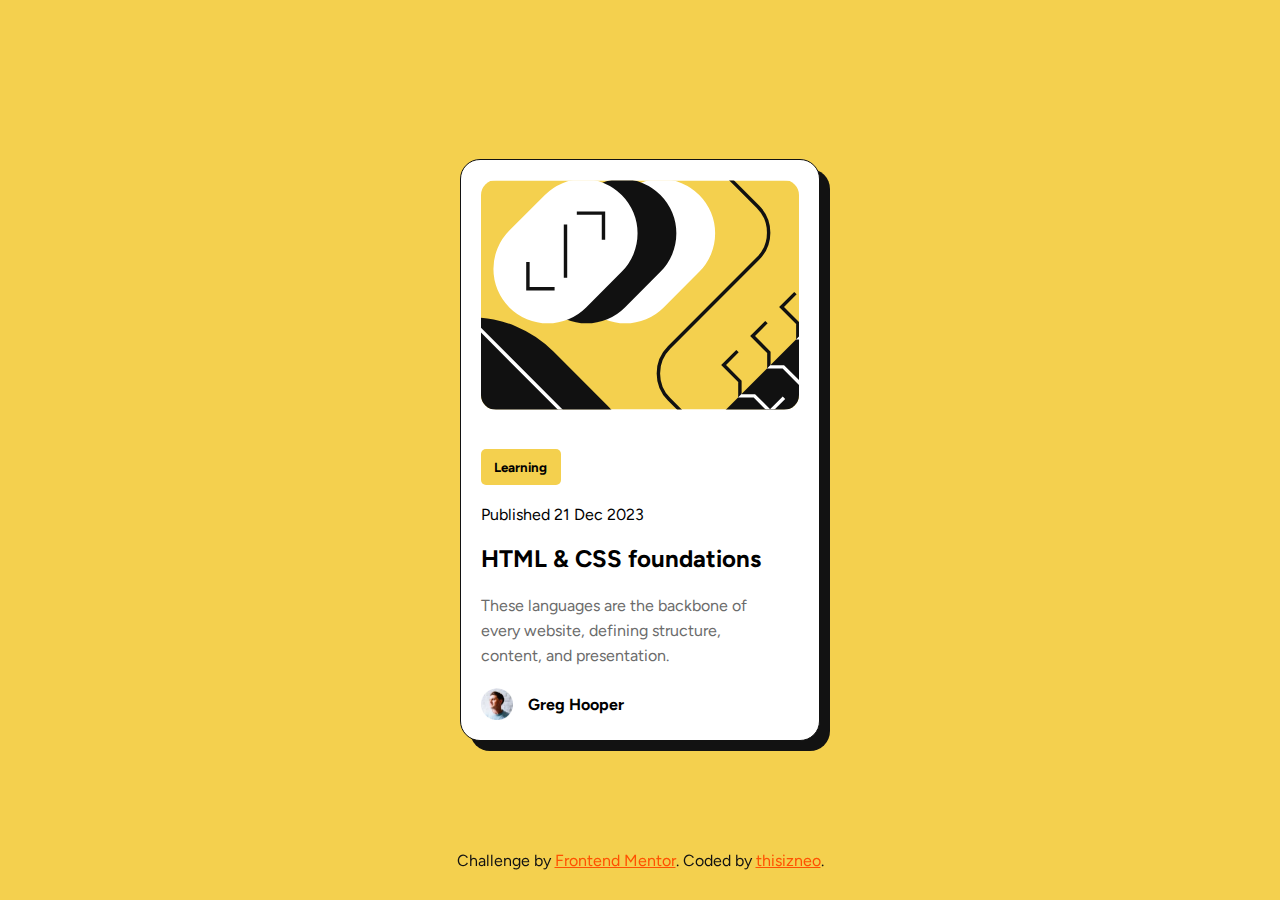
<file: blog-preview-card-main/index.html>
<!DOCTYPE html>
<html lang="en">
<head>
  <meta charset="UTF-8">
  <meta name="viewport" content="width=device-width, initial-scale=1.0"> <!-- displays site properly based on user's device -->

  <link rel="icon" type="image/png" sizes="32x32" href="./assets/images/favicon-32x32.png">
  
  <title>Frontend Mentor | Blog preview card</title>

  <!-- Feel free to remove these styles or customise in your own stylesheet 👍 -->
   <link rel="stylesheet" href="style.css">
  
</head>
<body>

  <div class="container">
    <img class="illustration" src="./assets/images/illustration-article.svg" alt="illustration">
    <div class="title"><h5>Learning</h5></div>
    <div class="date">Published 21 Dec 2023</div>
    <h2>HTML & CSS foundations</h2>
    <p class="description">These languages are the backbone of every website, defining structure, content, and presentation.</p>
    <div class="user">
      <img src="./assets/images/image-avatar.webp" alt="user">
      <h4>Greg Hooper</h4>
    </div>
  </div>
  
    <footer>
    Challenge by <a href="https://www.frontendmentor.io?ref=challenge" target="_blank">Frontend Mentor</a>. 
    Coded by <a target="_blank" href="https://github.com/ThisIzNeo">thisizneo</a>.
  </footer>

</body>
</html>
</file>
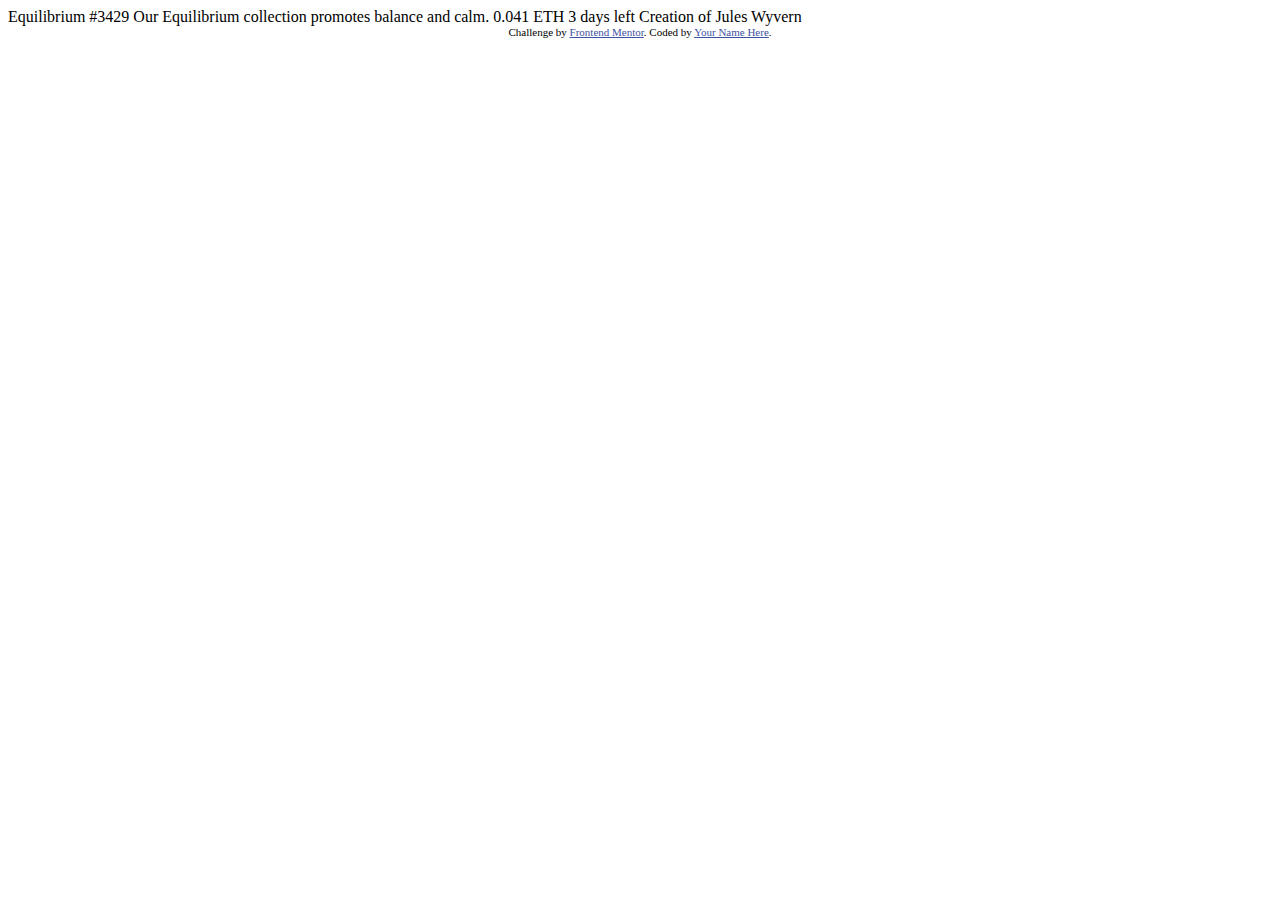
<file: nft-preview-card-component-main/index.html>
<!DOCTYPE html>
<html lang="en">
<head>
  <meta charset="UTF-8">
  <meta name="viewport" content="width=device-width, initial-scale=1.0"> <!-- displays site properly based on user's device -->

  <link rel="icon" type="image/png" sizes="32x32" href="./images/favicon-32x32.png">
  
  <title>Frontend Mentor | NFT preview card component</title>

  <!-- Feel free to remove these styles or customise in your own stylesheet 👍 -->
  <style>
    .attribution { font-size: 11px; text-align: center; }
    .attribution a { color: hsl(228, 45%, 44%); }
  </style>
</head>
<body>

  Equilibrium #3429

  Our Equilibrium collection promotes balance and calm.

  0.041 ETH
  3 days left
  
  Creation of Jules Wyvern

  <div class="attribution">
    Challenge by <a href="https://www.frontendmentor.io?ref=challenge" target="_blank">Frontend Mentor</a>. 
    Coded by <a href="#">Your Name Here</a>.
  </div>
</body>
</html>
</file>
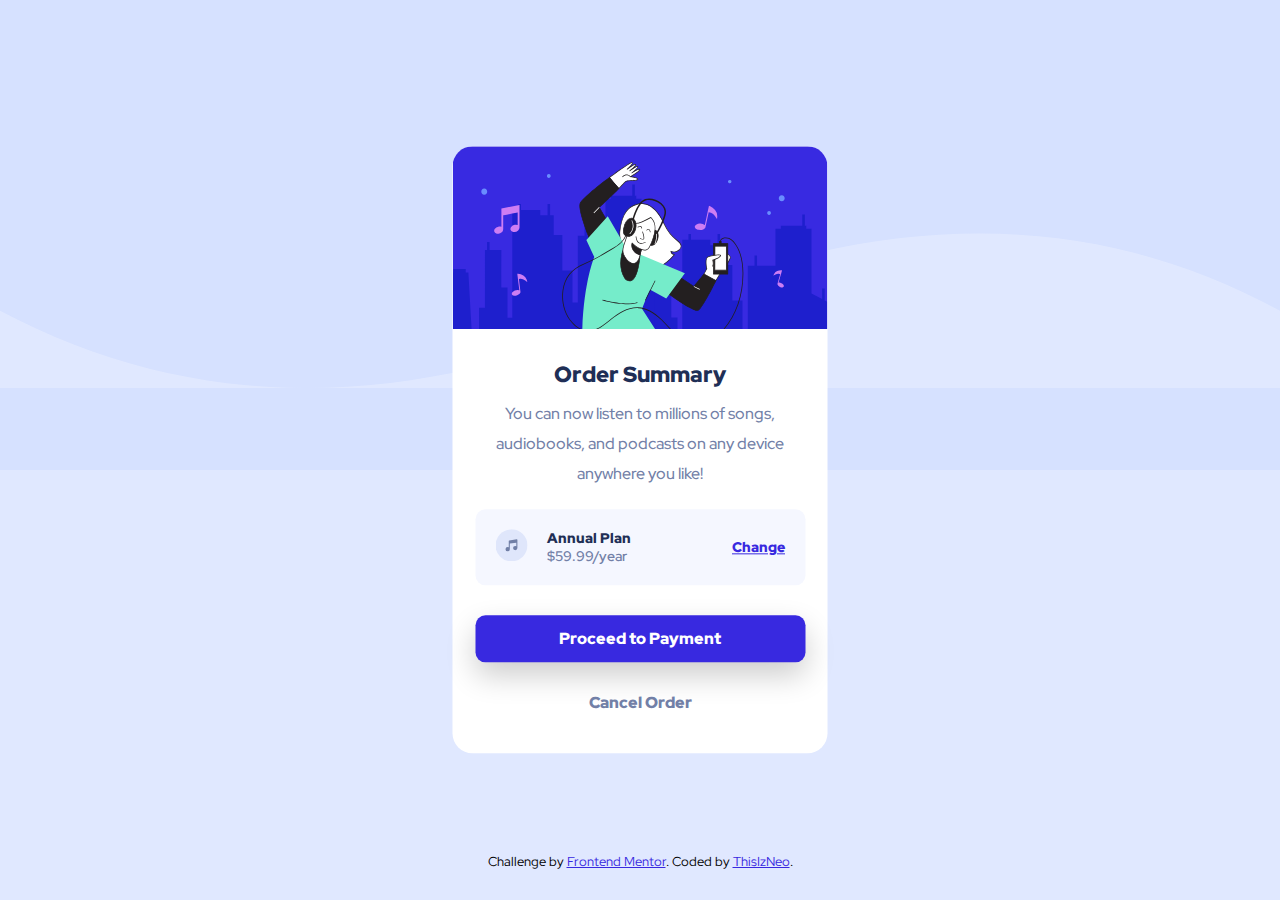
<file: order-summary-component-main/index.html>
<!DOCTYPE html>
<html lang="en">
<head>
  <meta charset="UTF-8">
  <meta name="viewport" content="width=device-width, initial-scale=1.0">
  <link rel="icon" type="image/png" sizes="32x32" href="./images/favicon-32x32.png">
  <link rel="stylesheet" href="style.css">
  <title>Frontend Mentor | Order summary card</title>
</head>
<body>
  
  <div class="wave"></div>

  <main>
    <img class="hero" src="./images/illustration-hero.svg" alt="hero">
    <h1>Order Summary</h1>
    <p class="description">You can now listen to millions of songs, audiobooks, and podcasts on any 
  device anywhere you like!</p>
  <div class="plan">
    <div class="plan1">
      <img src="./images/icon-music.svg" alt="music">
      <div class="details">
        <p>Annual Plan</p>
        <p>$59.99/year</p>
      </div>
    </div>
    <a href="">Change</a>
  </div>
  <button type="submit" class="primary-btn">Proceed to Payment</button>
  <a class="Cancel" href="#">Cancel Order</a>
  </main>

  <footer>
    Challenge by <a href="https://www.frontendmentor.io?ref=challenge" target="_blank">Frontend Mentor</a>. 
    Coded by <a href="https://github.com/ThisIzNeo">ThisIzNeo</a>.
  </footer>
</body>
</html>
</file>
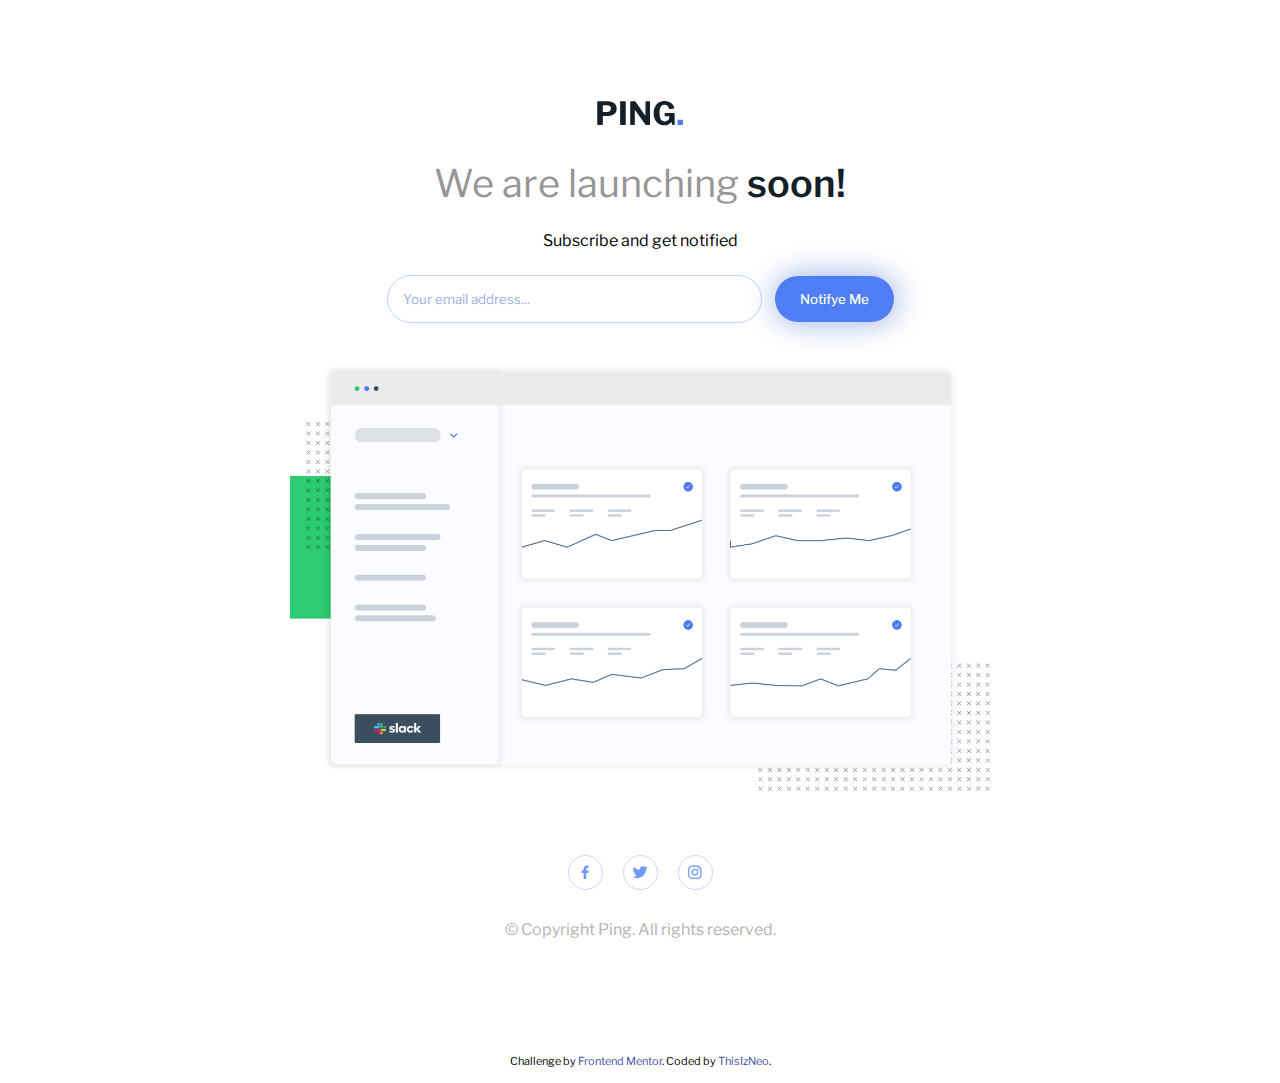
<file: ping-coming-soon-page-master/index.html>
<!DOCTYPE html>
<html lang="en">
  <head>
    <meta charset="UTF-8" />
    <meta name="viewport" content="width=device-width, initial-scale=1.0" />
    <!-- displays site properly based on user's device -->

    <link
      rel="icon"
      type="image/png"
      sizes="32x32"
      href="./images/favicon-32x32.png"
    />

    <title>Frontend Mentor | Ping coming soon page</title>

    <link rel="stylesheet" href="style.css" />

    <link
      href="https://unpkg.com/boxicons@2.1.4/css/boxicons.min.css"
      rel="stylesheet"
    />
  </head>
  <body>
    <div class="container">
      <div class="logo">
        <img src="./images/logo.svg" alt="Ping." />
      </div>
      <div class="header">
        <p>We are launching <span>soon!</span></p>
      </div>
      <div class="sm-title">
        <p>Subscribe and get notified</p>
      </div>
      <div class="division">
        <input
          type="email"
          spellcheck="false"
          onkeyup="redbox()"
          class="input invalid"
          id="email"
          placeholder="Your email address..."
        />
        <button type="submit" id="submit">Notifye Me</button>
        <div id="err" class="err"></div>
      </div>
      <div class="demo">
        <img src="./images/illustration-dashboard.png" alt="Demo." />
      </div>
      <div class="social-media">
        <a
          href="https://web.facebook.com/profile.php?id=100083324507239"
          class="icon"
          ><i class="bx bxl-facebook"></i
        ></a>
        <a href="https://x.com/thisizneo" class="icon"
          ><i class="bx bxl-twitter"></i
        ></a>
        <a href="https://www.instagram.com/thisizneo" class="icon"
          ><i class="bx bxl-instagram"></i
        ></a>
      </div>
      <div class="copyright">&copy; Copyright Ping. All rights reserved.</div>
    </div>

    <footer>
      <p class="attribution">
        Challenge by
        <a href="https://www.frontendmentor.io?ref=challenge" target="_blank"
          >Frontend Mentor</a
        >. Coded by <a href="https://www.github.com/thisizneo">ThisIzNeo</a>.
      </p>
    </footer>

    <script src="script.js"></script>
  </body>
</html>
</file>
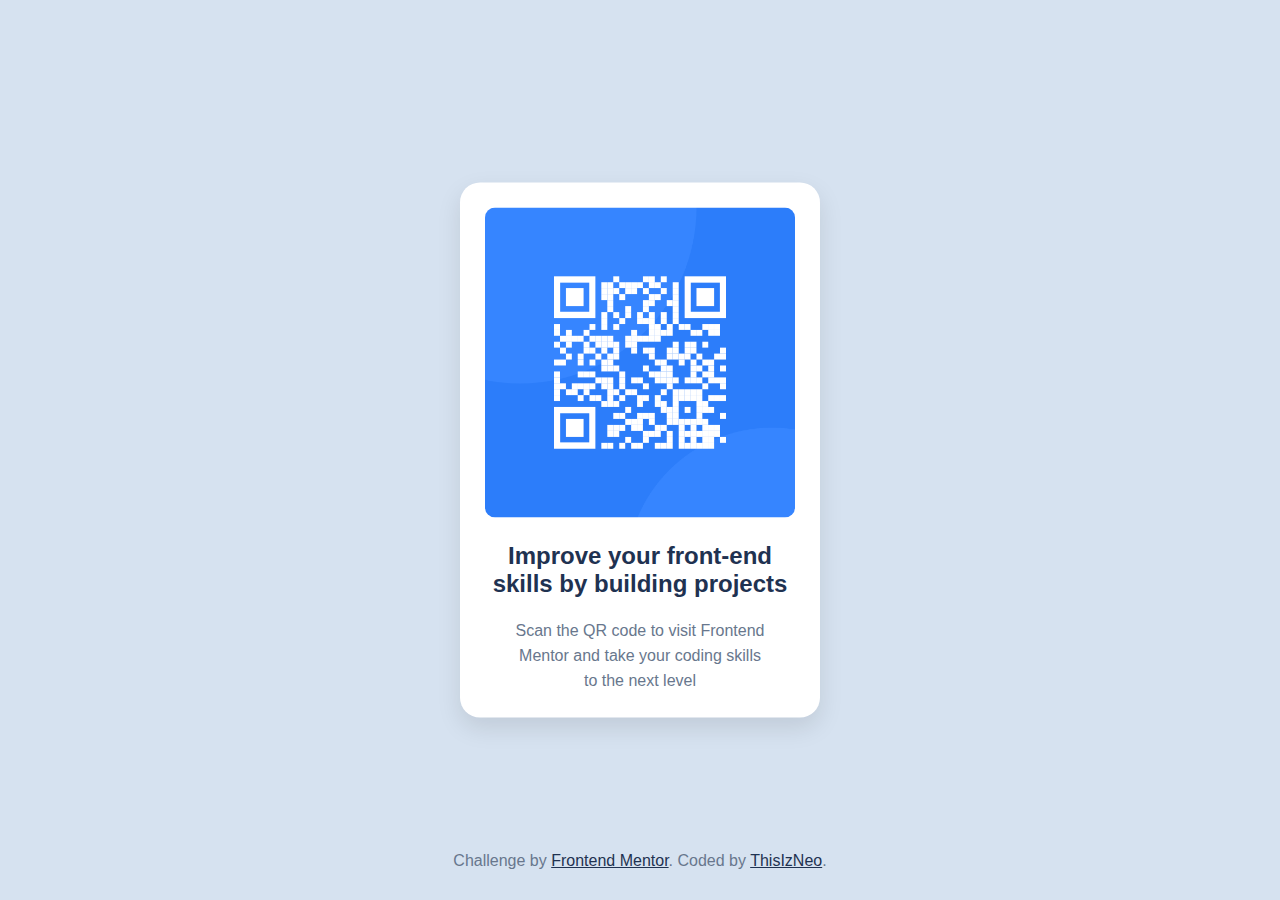
<file: qr-code-component-main/index.html>
<!DOCTYPE html>
<html lang="en">
<head>
  <meta charset="UTF-8">
  <meta name="viewport" content="width=device-width, initial-scale=1.0">
  <link rel="icon" type="image/png" sizes="32x32" href="./images/favicon-32x32.png">  
  <title>Frontend Mentor | QR code component</title>
  <!-- Feel free to remove these styles or customise in your own stylesheet 👍 -->
   <link rel="stylesheet" href="style.css">
</head>
<body>

  <div class="container">
    <img src="./images/image-qr-code.png" alt="QR">
    <h2>Improve your front-end skills by building projects</h2>
    <p>Scan the QR code to visit Frontend Mentor and take your coding skills to the next level</p>
  </div>
  
  <footer>
    Challenge by <a href="https://www.frontendmentor.io?ref=challenge" target="_blank">Frontend Mentor</a>. 
    Coded by <a target="_blank" href="https://github.com/ThisIzNeo">ThisIzNeo</a>.
  </footer>
</body>
</html>
</file>
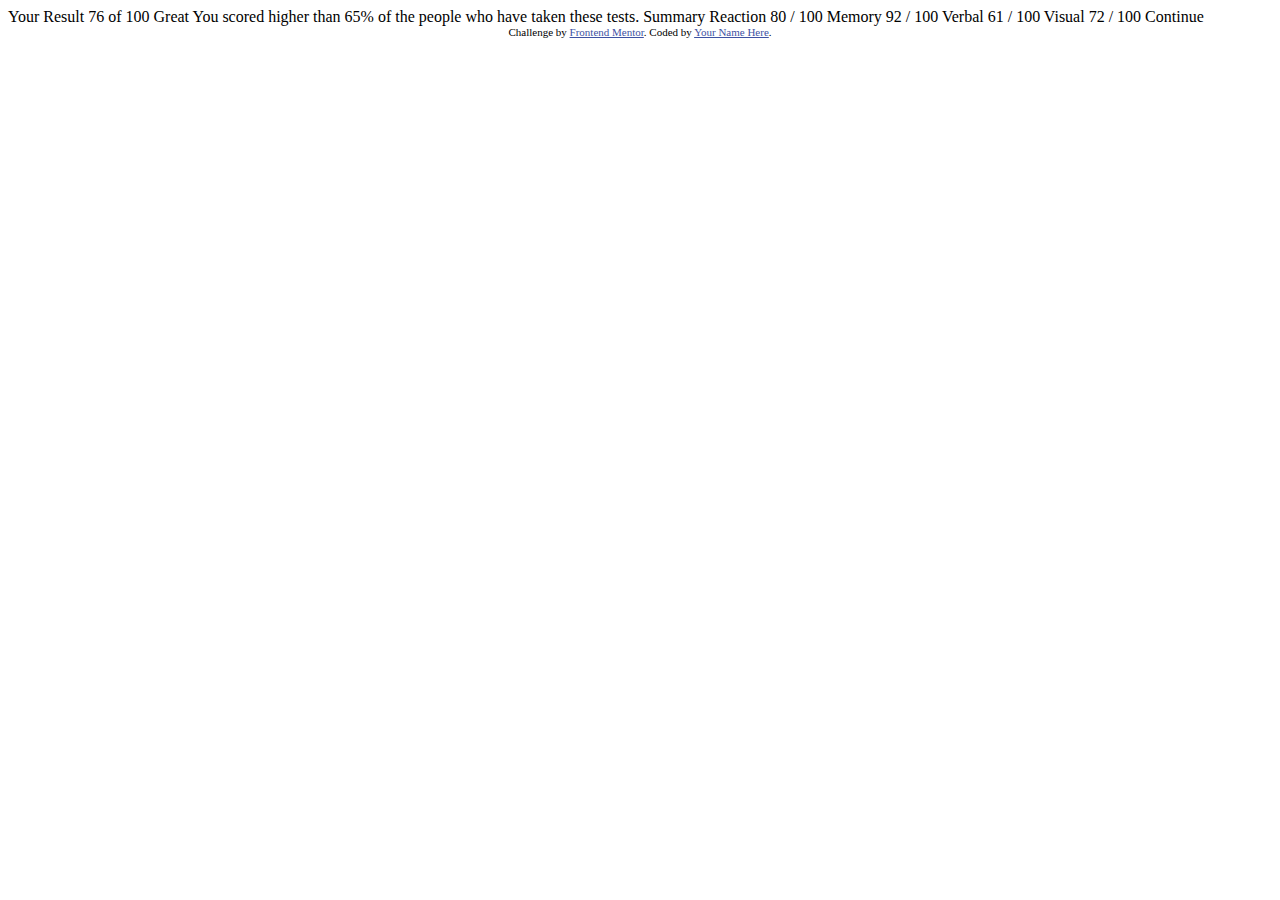
<file: results-summary-component-main/index.html>
<!DOCTYPE html>
<html lang="en">
<head>
  <meta charset="UTF-8">
  <meta name="viewport" content="width=device-width, initial-scale=1.0"> <!-- displays site properly based on user's device -->

  <link rel="icon" type="image/png" sizes="32x32" href="./assets/images/favicon-32x32.png">
  
  <title>Frontend Mentor | Results summary component</title>

  <!-- Feel free to remove these styles or customise in your own stylesheet 👍 -->
  <style>
    .attribution { font-size: 11px; text-align: center; }
    .attribution a { color: hsl(228, 45%, 44%); }
  </style>
</head>
<body>

  Your Result
  76
  of 100

  Great
  You scored higher than 65% of the people who have taken these tests.
  
  Summary

  Reaction
  80 / 100

  Memory
  92 / 100

  Verbal
  61 / 100

  Visual
  72 / 100

  Continue
  
  <div class="attribution">
    Challenge by <a href="https://www.frontendmentor.io?ref=challenge" target="_blank">Frontend Mentor</a>. 
    Coded by <a href="#">Your Name Here</a>.
  </div>
</body>
</html>
</file>
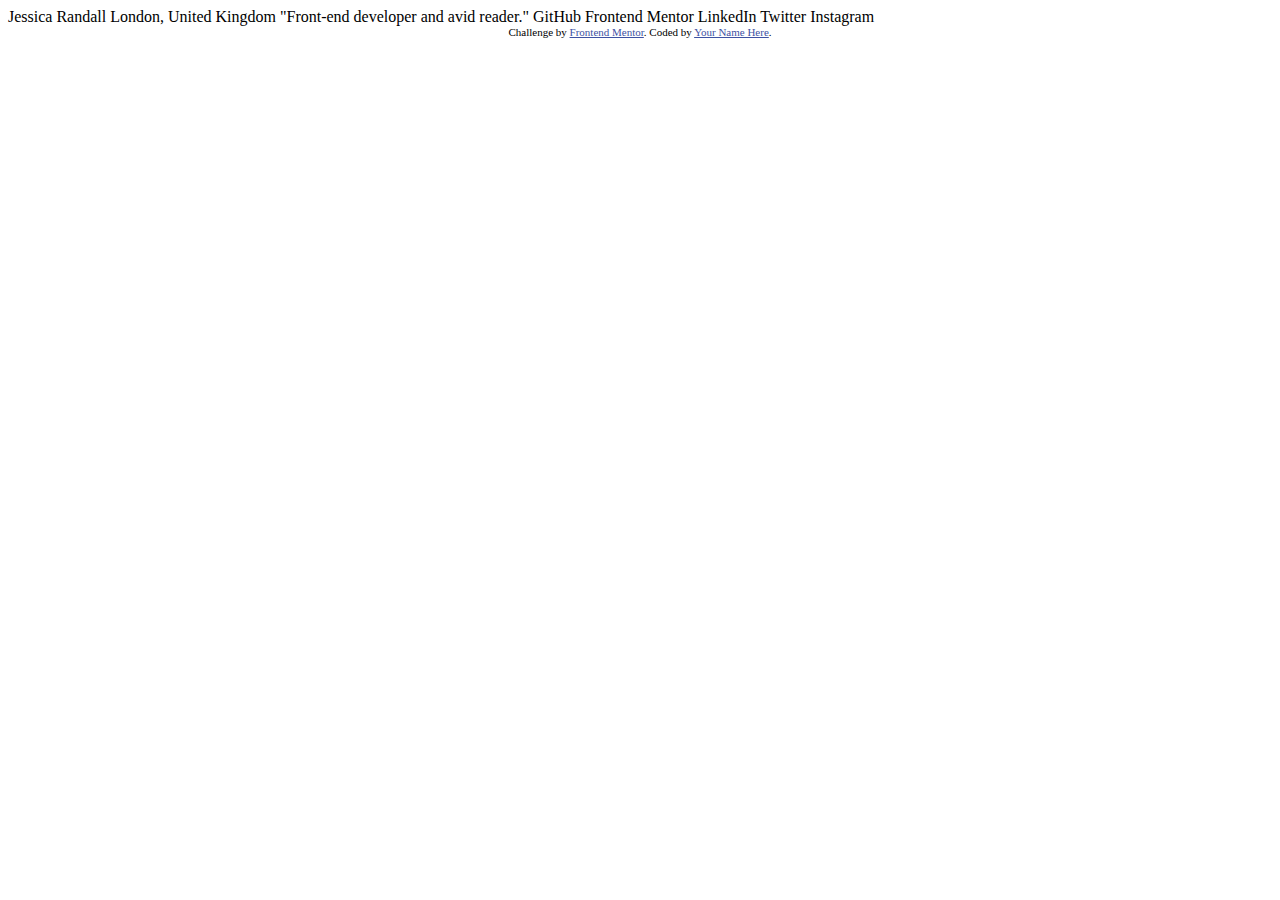
<file: Social_links_profile/index.html>
<!DOCTYPE html>
<html lang="en">
<head>
  <meta charset="UTF-8">
  <meta name="viewport" content="width=device-width, initial-scale=1.0"> <!-- displays site properly based on user's device -->

  <link rel="icon" type="image/png" sizes="32x32" href="./assets/images/favicon-32x32.png">
  
  <title>Frontend Mentor | Social links profile</title>

  <!-- Feel free to remove these styles or customise in your own stylesheet 👍 -->
  <style>
    .attribution { font-size: 11px; text-align: center; }
    .attribution a { color: hsl(228, 45%, 44%); }
  </style>
</head>
<body>

  Jessica Randall
  London, United Kingdom
  "Front-end developer and avid reader."

  GitHub
  Frontend Mentor
  LinkedIn
  Twitter
  Instagram
  
  <div class="attribution">
    Challenge by <a href="https://www.frontendmentor.io?ref=challenge" target="_blank">Frontend Mentor</a>. 
    Coded by <a href="#">Your Name Here</a>.
  </div>
</body>
</html>
</file>
<file: blog-preview-card-main/style.css>
@font-face {
    font-family: figtree;
    src: url(./assets/fonts/Figtree-VariableFont_wght.ttf);
}

*{
    margin: 0;
    padding: 0;
    box-sizing: border-box;
    font-family: figtree;
}

*::selection {
    color: black;
    background: hsl(47, 88%, 63%);
}

body {
    background-color: hsl(47, 88%, 63%);
}

.container {
    display: block;
    flex-direction: column;
    justify-content: center;
    align-items: center;
    background-color: white;
    height: max-content;
    padding: 20px;
    width: 360px;
    position: absolute;
    top: 50%;
    left: 50%;
    transform: translate(-50%, -50%);
    border: 1px solid hsl(0, 0%, 7%);
    border-radius: 20px;
    box-shadow: 10px 10px hsl(0, 0%, 7%);
}

.container .illustration {
    width: 100%;
    height: 230px;
    object-fit: cover;
    border-radius: 15px;
    margin-bottom: 15px;
}

.title {
    background-color: hsl(47, 88%, 63%);
    width: 25%;
    padding: 10px;
    text-align: center;
    margin: 20px 0;
    border-radius: 5px;
}

.container h2 {
    margin: 20px 0;
    transition: .3s ease all;
}

.container h2:hover {
    color: hsl(47, 88%, 63%);
    cursor: pointer;
}

.container .description {
    width: 90%;
    line-height: 25px;
    color: hsl(0, 0%, 42%);
    margin-bottom: 20px;
}

.user {
    display: flex;
    align-items: center;
    gap: 15px;
    cursor: pointer;
}
.user img {
    height: 32px;
}

footer {
    display: block;
    width: 100%;
    color: hsl(0, 0%, 7%);
    position: fixed;
    text-align: center;
    bottom: 30px;
}

footer a {
    color: hsl(19, 100%, 50%);
}

@media (max-width: 375px) {
    .container {
        width: 87%;
    }
.container h2 {
    font-size: 20px;
}
.title {
    width: 30%;
}
.date {
    font-size: 14px;
}
.description {
    font-size: 14px;
}
footer {
    font-size: 14px;
}
}
</file>
<file: order-summary-component-main/style.css>
@import url('https://fonts.googleapis.com/css2?family=Red+Hat+Display:ital,wght@0,300..900;1,300..900&display=swap');

:root{
    --Blue-100: hsl(225, 100%, 94%);
    --Blue-700: hsl(245, 75%, 52%);
    --Blue-50: hsl(225, 100%, 98%);
    --Gray-600: hsl(224, 23%, 55%);
    --Blue-950: hsl(223, 47%, 23%);
}

*{
    padding: 0;
    margin: 0;
    box-sizing: border-box;
    font-family: "Red Hat Display", sans-serif;
    transition: 300ms ease all;
}

body {
    min-height: 100vh;
    width: 100vw;
    background-size: cover;
    background: var(--Blue-100);
}

main {
    display: flex;
    position: absolute;
    top: 50%;
    left: 50%;
    transform: translate(-50%, -50%);
    flex-direction: column;
    justify-content: center;
    align-items: center;
    margin: auto;
    background-color: white;
    width: 320px;
    height: fit-content;
    border-radius: 20px;
}

main .hero {
    width: 100%;
    border-radius: 20px 20px 0px 0px;
}

main h1{
    font-weight: 900;
    color: var(--Blue-950);
    font-size: 1.5em;
    padding: 20px;
}

main .description{
    text-align: center;
    font-size: 1em;
    font-weight: 500;
    color: var(--Gray-600);
    margin-bottom: 10px;
    line-height: 30px;
}

.plan {
    display: flex;
    justify-content: space-between;
    align-items: center;
    width: 88%;
    padding: 20px;
    margin: 10px 0 30px 0;
    background-color: var(--Blue-50);
    border-radius: 10px;
}

.plan1 {
    display: flex;
}

.plan1 img {
    height: 32px;
    margin-right: 20px;
}

.plan .details p:nth-of-type(1) {
    font-weight: 900;
    font-size: 0.85em;
    color: var(--Blue-950);
}

.plan .details p:nth-of-type(2) {
    font-size: 0.85em;
    color: var(--Gray-600);
    font-weight: 600;
}

.plan a {
    color: var(--Blue-700);
    font-size: 0.85em;
    font-weight: 900;
}

.plan a:hover {
    text-decoration: none;
    opacity: 0.7;
}

.primary-btn {
    width: 88%;
    padding: 15px;
    border: none;
    border-radius: 10px;
    background-color: var(--Blue-700);
    color: #fff;
    font-weight: 900;
    font-size: 1em;
    cursor: pointer;
    box-shadow: 0px 13px 30px rgba(0, 0, 0, 0.2);
}

.primary-btn:hover {
    opacity: 0.8;
}

.Cancel {
    text-decoration: none;
    color: var(--Gray-600);
    font-weight: 900;
    padding: 30px;
}

.Cancel:hover {
    color: var(--Blue-950);
}

.wave {
    background: url(./images/pattern-background-mobile.svg), no-repeat;
    background-size: cover;
    width: 100%;
    height: 250px;
}

footer {
    display: block;
    position: absolute;
    bottom: 30px;
    width: 100%;
    margin: 0 auto;
    text-align: center;
    font-size: 0.8em;
}

footer a {
    color: var(--Blue-700);
}

@media (min-width: 380px) {
main {
    width: 375px;
}

main h1{
    font-size: 1.4em;
    padding: 30px 0 10px 0;
}

main .description{
    font-size: 1em;
    font-weight: 500;
    padding: 0 30px; 
    margin-bottom: 10px;
}

.primary-btn {
    padding: 13px;
}

.Cancel {
    margin-bottom: 10px;
}

.wave {
    background: url(./images/pattern-background-desktop.svg), no-repeat;
    background-size: contain;
    height: 470px;
}
}
</file>
<file: ping-coming-soon-page-master/style.css>
@import url("https://fonts.googleapis.com/css2?family=Libre+Franklin:ital,wght@0,100..900;1,100..900&display=swap");

* {
  margin: 0;
  padding: 0;
  box-sizing: border-box;
  font-family: "Libre Franklin", serif;
  text-decoration: none;
  transition: 0.3s ease all;
}

.container {
  display: flex;
  flex-direction: column;
  justify-content: center;
  align-items: center;
  margin: 0 auto;
  padding: 100px;
}

.header p {
  font-size: 38px;
  color: #969696;
  margin: 30px 0 15px 0;
}

.header span {
  color: #151f29;
  font-weight: 600;
}

.sm-title {
  padding: 10px;
}

.division {
  margin-top: 15px;
}

.division .input {
  padding: 15px;
  border: 1px solid #c2d3ff;
  width: 375px;
  color: #4f7df3;
  border-radius: 25px;
  outline: none;
}

.division button {
  background: #4f7df3;
  border: none;
  padding: 15px 25px;
  margin-left: 10px;
  font-weight: 500;
  box-shadow: #9cb0e4 1px 0px 30px 1px;
  border-radius: 25px;
  color: #fff;
}

.division button:hover {
  background: #7399f8;
}

.division button:active {
  transform: scale(0.9);
}

.division input::placeholder {
  color: #9cb0e4;
}

.demo {
  margin: 30px;
  width: 700px;
}

.demo img {
  width: 100%;
}

.social-media {
  display: flex;
}

.icon {
  display: flex;
  justify-content: center;
  align-items: center;
  color: #7399f8;
  font-size: 18px;
  width: 35px;
  height: 35px;
  border: 1px solid #cdd9fa;
  margin: 30px 10px;
  border-radius: 50%;
}

.icon:hover {
  cursor: pointer;
  background: #4f7df3;
  color: #fff;
}

.copyright {
  color: #b4b4b4;
}

.attribution {
  font-size: 11px;
  text-align: center;
  padding: 15px;
}

.attribution a {
  color: hsl(228, 45%, 44%);
}

.err {
  color: #e43e3e;
  font-size: 14px;
  margin: 10px;
}

.hidden {
  display: none;
}

.invalid {
  padding: 15px;
  border: 1px solid #e43e3e;
  width: 375px;
  border-radius: 25px;
  color: #e43e3e;
  outline: #e43e3e;
}
.valid {
  border-color: hsl(228, 45%, 44%);
}

@media (max-width: 720px) {
  .demo {
    width: 345px;
  }
  .division {
    display: flex;
    flex-direction: column;
    justify-content: center;
    align-items: center;
    margin: px auto;
    width: 345px;
  }
  .division .input {
    border: 1px solid #c2d3ff;
    width: 100%;
  }
  .division button {
    width: 100%;
    margin-top: 15px;
  }
  .header p {
    font-size: 20px;
    color: #969696;
    margin: 30px 0 15px 0;
  }
  
  .header span {
    color: #151f29;
    font-weight: 700;
  }
}

@media (max-width: 425px) {
    .header p {
        font-size: 16px;
        color: #969696;
        margin: 20px auto;
        text-align: center;
        width: 345px;
      }
      .division {
        width: 300px;
      }
      .sm-title {
        font-size: 12px;
        text-align: center;
        width: 345px;

      }
      .header span {
        color: #151f29;
        font-weight: 700;
      }
      .demo {
        width: 320px;
      }
      .copyright {
        font-size: 14px;
        text-align: center;
        width: 320px;
      }
}
</file>
<file: qr-code-component-main/style.css>
* {
    margin: 0;
    padding: 0;
    box-sizing: border-box;
    font-family: Arial, Helvetica, sans-serif;
}

body{
    height: 100vh;
    width: 100vw;
    background: hsl(212, 45%, 89%);
}

.container {
    position: relative;
    top: 50%;
    left: 50%;
    transform: translate(-50%, -50%);
    align-items: center;
    background-color: white;
    width: 360px;
    height: fit-content;
    padding: 25px;
    text-align: center;
    border-radius: 20px;
    color: hsl(218, 44%, 22%);
    box-shadow: 0px 10px 25px rgba(0, 0, 0, 0.1);
}

.container img {
    width: 100%;
    border-radius: 10px;
}

.container h2 {
    margin: 20px 0;
}

.container p {
    margin: auto;
    color: hsl(216, 15%, 48%);
    font-size: 16px;
    line-height: 25px;
    width: 250px;
}

footer {
    position: absolute;
    bottom: 30px;
    text-align: center;
    margin: auto;
    color: hsl(216, 15%, 48%);
    width: 100%;
}

footer a {
    color: hsl(218, 44%, 22%);
}
</file>
